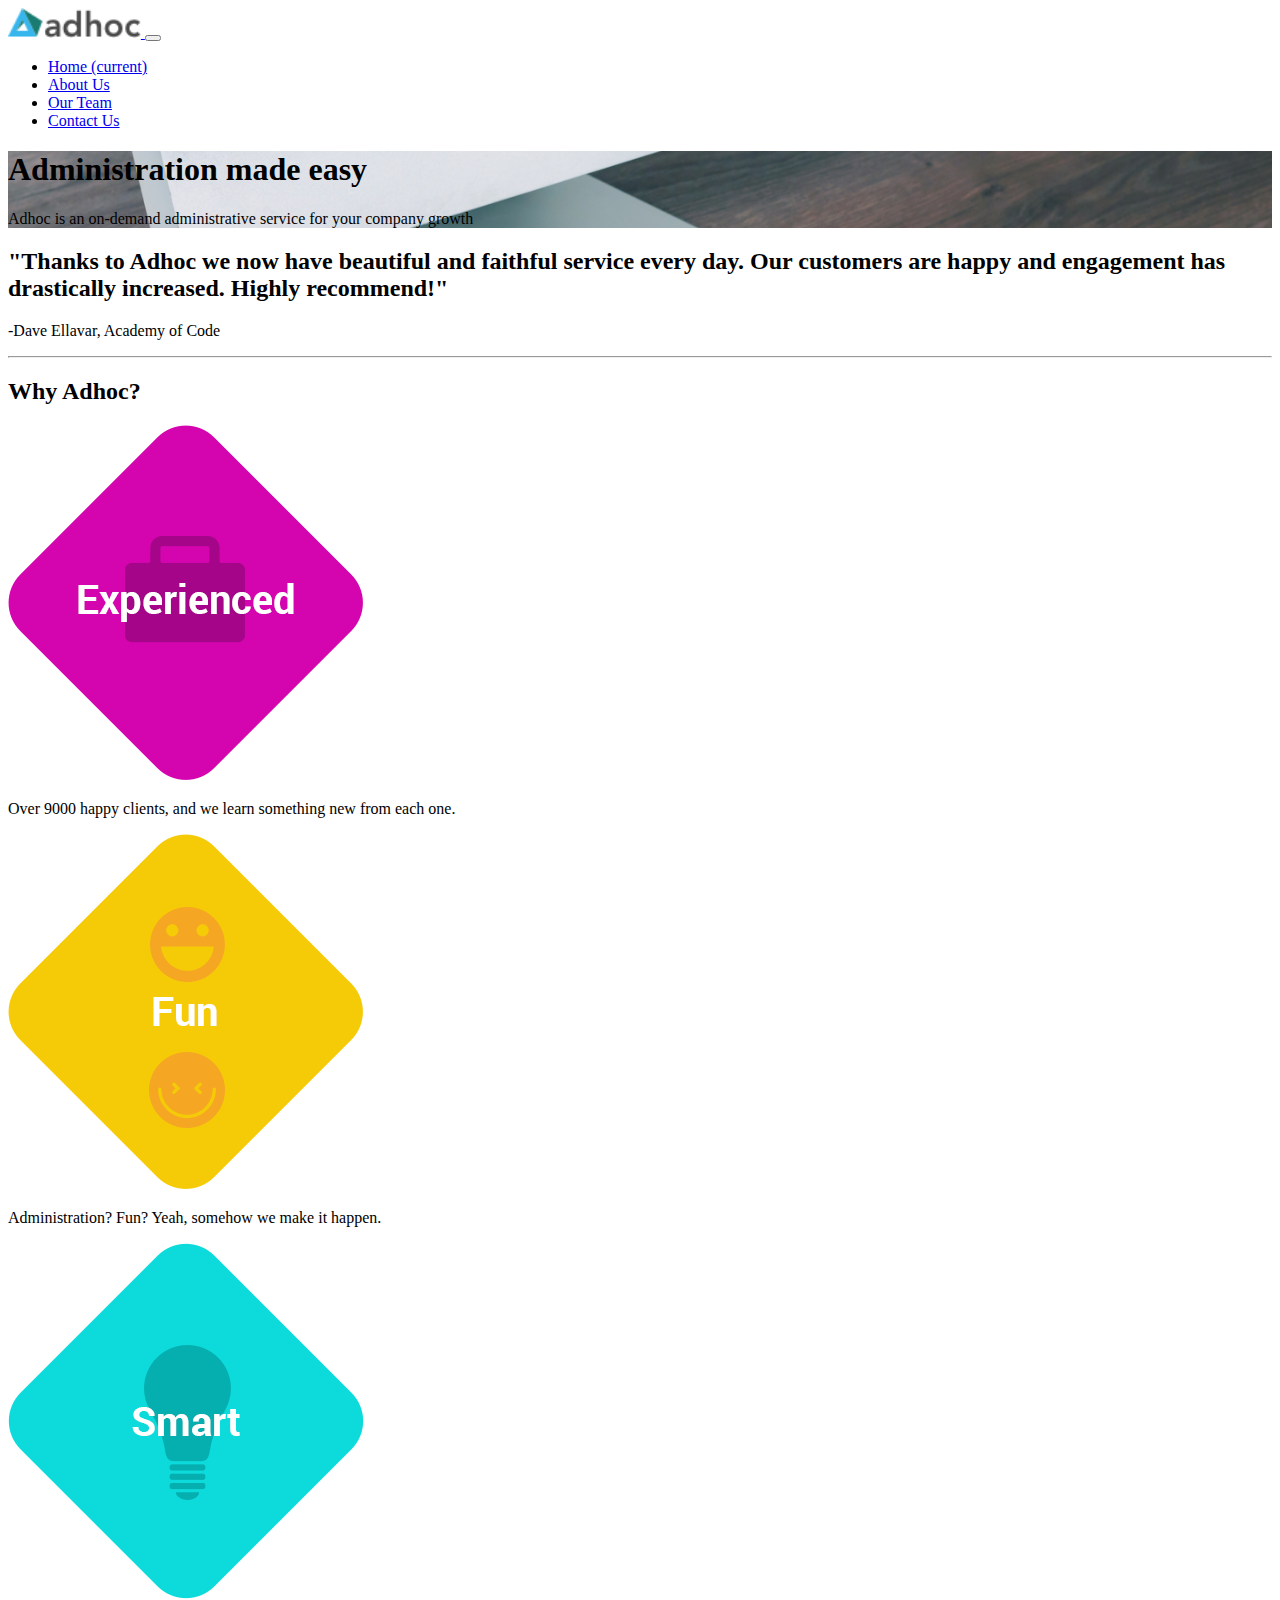
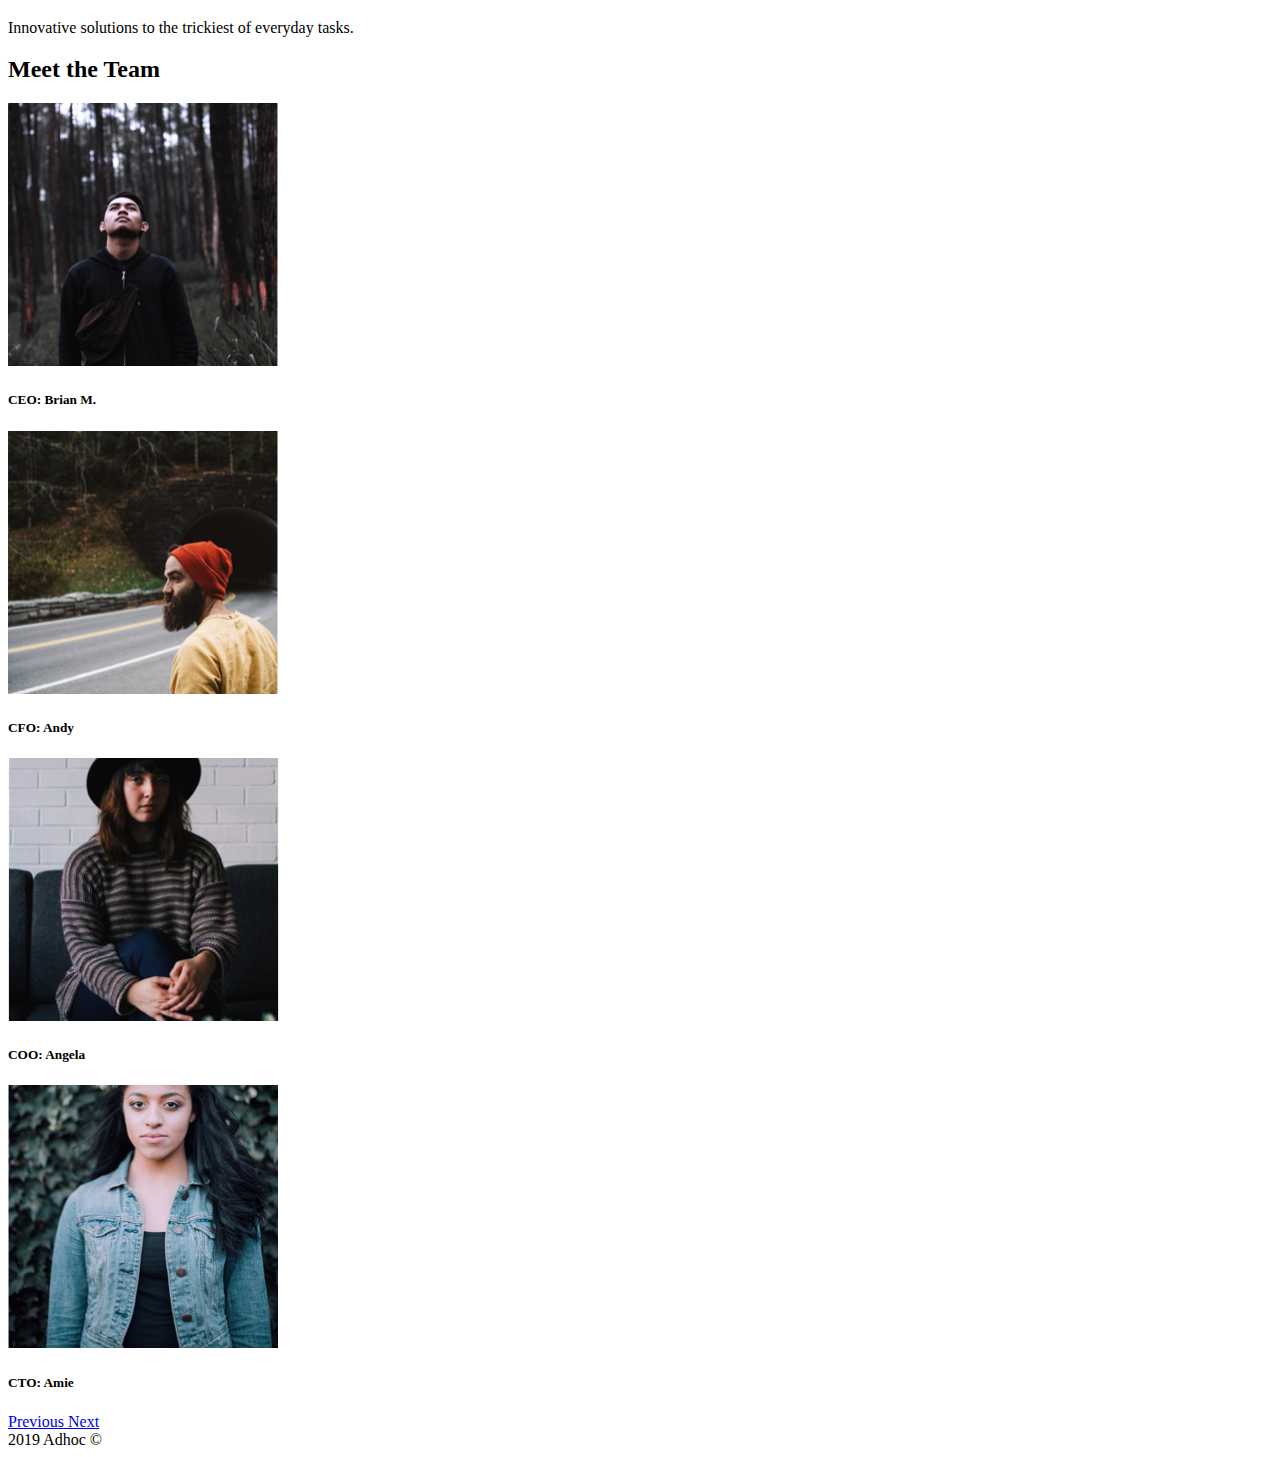
<file: adhoc/index.html>
<!DOCTYPE html>
<html lang="en">

<head>
  <meta charset="UTF-8">
  <meta name="viewport" content="width=device-width, initial-scale=1.0">
  <meta http-equiv="X-UA-Compatible" content="ie=edge">
  <link rel="stylesheet" href="https://stackpath.bootstrapcdn.com/bootstrap/4.2.1/css/bootstrap.min.css"
    integrity="sha384-GJzZqFGwb1QTTN6wy59ffF1BuGJpLSa9DkKMp0DgiMDm4iYMj70gZWKYbI706tWS" crossorigin="anonymous">
  <title>Adhoc</title>
</head>

<body>
  <!-- Navbar Component -->
  <nav class="navbar navbar-expand-lg navbar-light bg-light">
    <a class="navbar-brand" href="#">
      <img src="./images/logo.png" width="auto" height="30" class="d-inline-block align-top" alt="adhoc logo"/>
    </a>
    <button class="navbar-toggler" type="button" data-toggle="collapse" data-target="#navbarSupportedContent"
      aria-controls="navbarSupportedContent" aria-expanded="false" aria-label="Toggle navigation">
      <span class="navbar-toggler-icon"></span>
    </button>
    <div class="collapse navbar-collapse" id="navbarSupportedContent">
      <ul class="navbar-nav mr-auto">
        <li class="nav-item active">
          <a class="nav-link" href="#">Home <span class="sr-only">(current)</span></a>
        </li>
        <li class="nav-item">
          <a class="nav-link" href="#">About Us</a>
        </li>
        <li class="nav-item">
          <a class="nav-link" href="#">Our Team</a>
        </li>
        <li class="nav-item">
          <a class="nav-link" href="#">Contact Us</a>
        </li>
      </ul>
    </div>
  </nav>

  <!-- Jumbotron -->
  <div class="jumbotron jumbotron-fluid"
    style="background:url(./images/jumbotron.png) no-repeat; background-size: cover;">
    <div class="bg-secondary text-white text-center my-5">
      <h1 class="display-3">Administration made easy</h1>
      <p>Adhoc is an on-demand administrative service for your company growth</p>
    </div>
  </div>

  <!-- Container -->
  <div class="container">
    <!-- Quote Section -->
    <div class="row">
      <div class="col my-5">
        <h2 class="text-left font-italic font-weight-light">"Thanks to Adhoc we now have beautiful and faithful service every
          day. Our customers are happy and engagement has drastically increased. Highly recommend!"</h2>
        <p class="text-right font-italic font-weight-bold">-Dave Ellavar, <span class="font-weight-light">Academy of Code</span></p>
      </div>
    </div>
    <hr>

    <!-- Why Adhoc? Text -->
    <div class="row my-5">
      <div class="col">
        <h2 class="display-4 text-center">Why Adhoc?</h2>
      </div>
    </div>

    <!-- Image Reasons Section -->
    <div class="row justify-content-center my-3">
      <div class="col-md-4 col-xs-8">
        <!-- First card goes here -->
          <div class="card border-0">
            <img src="./images/experienced.png" alt="experienced">
            <p class="text-center card-body">Over 9000 happy clients, and we learn something new from each one.</p>
          </div>
        </div>

        <div class="col-md-4 col-xs-8">
          <!-- Second card goes here -->
          <div class="card border-0">
            <img src="./images/fun.png" alt="fun">
            <p class="text-center card-body">Administration? Fun? Yeah, somehow we make it happen.</p>
          </div>
        </div>

        <div class="col-md-4 col-xs-8">
          <!-- Third card goes here -->
          <div class="card border-0">
            <img src="./images/smart.png" alt="smart">
            <p class="text-center card-body">Innovative solutions to the trickiest of everyday tasks.</p>
          </div>
      </div>
    </div>

    <!-- Meet the Team Section -->
    <div class="row rounded-top">
      <div class="col bg-dark py-3">
        <h2 class="display-4 text-center text-white">Meet the Team</h2>
      </div>
    </div>

    <!-- Team Pictures Carousel -->
    <div class="row bg-dark rounded-bottom pb-5">
      <div class="col">
        <!-- Carousel Component -->
        <div id="teamCarousel" class="carousel slide w-50 m-auto" data-ride="carousel">
          <div class="carousel-inner">
            <div class="carousel-item active">
              <img src="./images/brian.png" class="d-block w-100" alt="CEO: Brian M.">
              <div class="carousel-caption d-md-block bg-dark py-0 rounded-pill text-center">
                <h5 class="font-weight-bold mb-0">CEO: <span class="font-weight-light">Brian M.</span></h5>
              </div>
            </div>
            <div class="carousel-item">
              <img src="./images/andy.png" class="d-block w-100" alt="CFO: Andy">
              <div class="carousel-caption d-md-block bg-dark py-0 rounded-pill text-center">
                <h5 class="font-weight-bold mb-0">CFO: <span class="font-weight-light">Andy</span></h5>
              </div>
            </div>
            <div class="carousel-item">
              <img src="./images/angela.png" class="d-block w-100" alt="COO: Angela">
              <div class="carousel-caption d-md-block bg-dark py-0 rounded-pill text-center">
                <h5 class="font-weight-bold mb-0">COO: <span class="font-weight-light">Angela</span></h5>
              </div>
            </div>
            <div class="carousel-item">
              <img src="./images/amie.png" class="d-block w-100" alt="CTO: Amie">
              <div class="carousel-caption d-md-block bg-dark py-0 rounded-pill text-center">
                <h5 class="font-weight-bold mb-0">CTO: <span class="font-weight-light">Amie</span></h5>
              </div>
            </div>
          </div>
          <a class="carousel-control-prev" href="#teamCarousel" role="button" data-slide="prev">
            <span class="carousel-control-prev-icon" aria-hidden="true"></span>
            <span class="sr-only">Previous</span>
          </a>
          <a class="carousel-control-next" href="#teamCarousel" role="button" data-slide="next">
            <span class="carousel-control-next-icon" aria-hidden="true"></span>
            <span class="sr-only">Next</span>
          </a>
        </div>
      </div>
    </div>
  </div>

  <!-- Footer -->
  <footer class="text-center mt-3">2019 Adhoc &copy;</footer>

  <!-- Bootstrap's JavaScript Files -->
  <script src="https://code.jquery.com/jquery-3.3.1.slim.min.js"
    integrity="sha384-q8i/X+965DzO0rT7abK41JStQIAqVgRVzpbzo5smXKp4YfRvH+8abtTE1Pi6jizo"
    crossorigin="anonymous"></script>
  <script src="https://cdnjs.cloudflare.com/ajax/libs/popper.js/1.14.6/umd/popper.min.js"
    integrity="sha384-wHAiFfRlMFy6i5SRaxvfOCifBUQy1xHdJ/yoi7FRNXMRBu5WHdZYu1hA6ZOblgut"
    crossorigin="anonymous"></script>
  <script src="https://stackpath.bootstrapcdn.com/bootstrap/4.2.1/js/bootstrap.min.js"
    integrity="sha384-B0UglyR+jN6CkvvICOB2joaf5I4l3gm9GU6Hc1og6Ls7i6U/mkkaduKaBhlAXv9k"
    crossorigin="anonymous"></script>
</body>

</html>
</file>
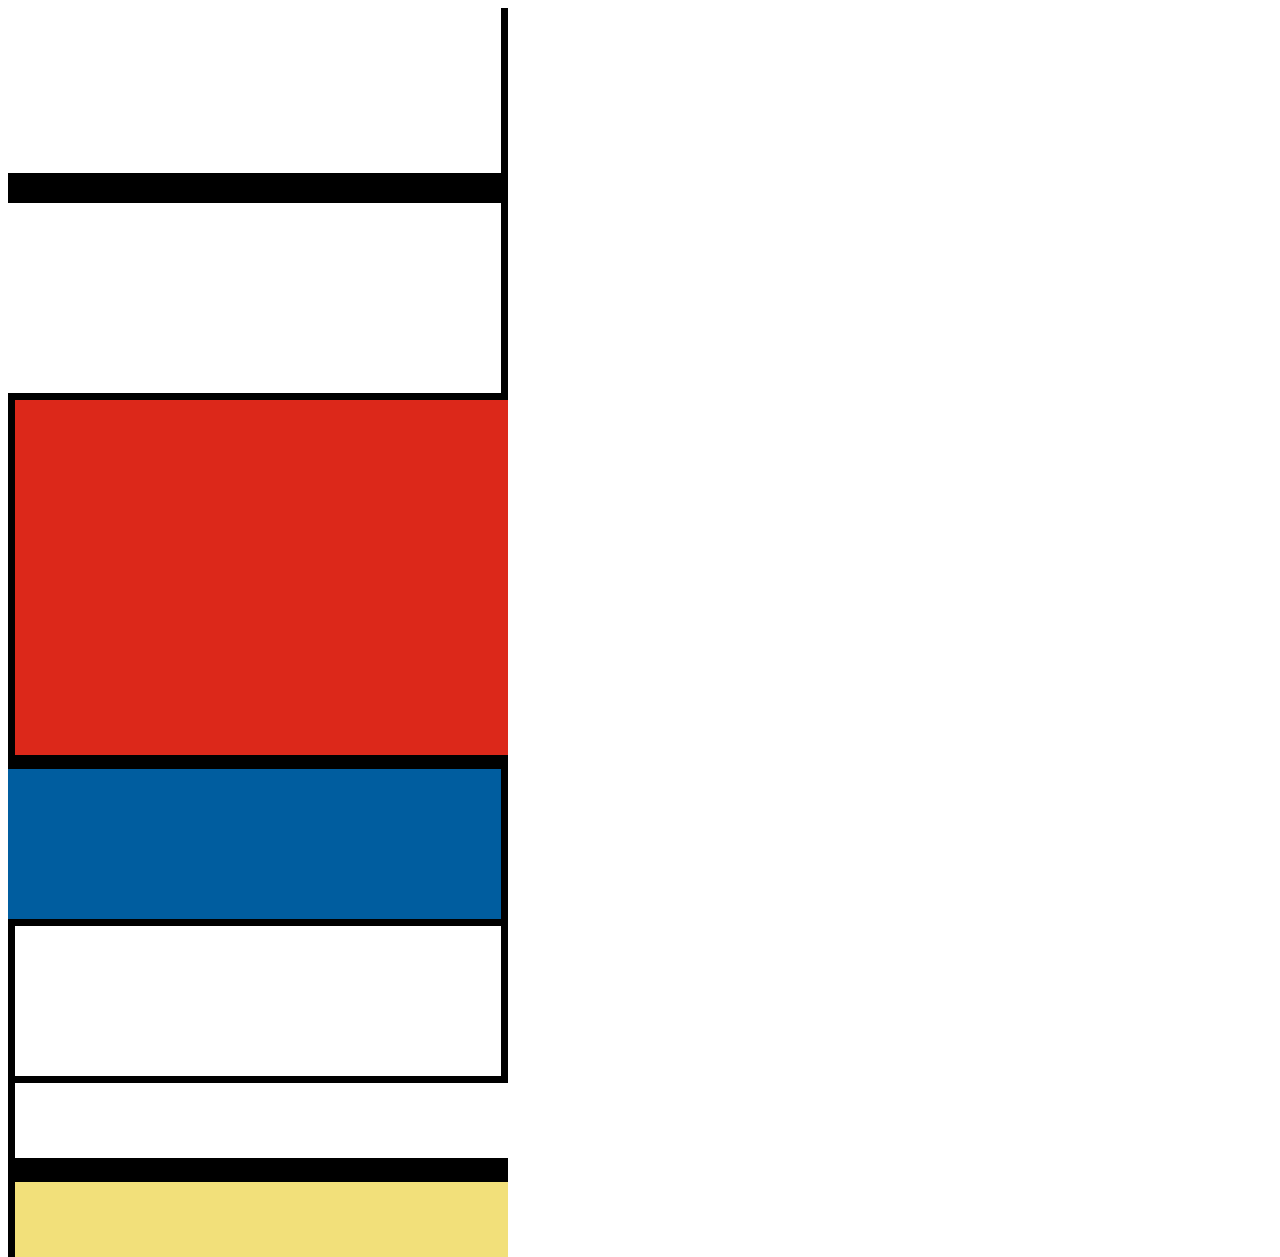
<file: bootstrap-composition/index.html>
<!doctype html>
<html lang="en">

<head>
  <meta charset="utf-8">
  <meta name="viewport" content="width=device-width, initial-scale=1, shrink-to-fit=no">
  <link rel="stylesheet" href="https://stackpath.bootstrapcdn.com/bootstrap/4.1.3/css/bootstrap.min.css"
    integrity="sha384-MCw98/SFnGE8fJT3GXwEOngsV7Zt27NXFoaoApmYm81iuXoPkFOJwJ8ERdknLPMO" crossorigin="anonymous">
  <link rel="stylesheet" href="style.css" type="text/css">
  <title>Composition II in Red, Blue, and Yellow</title>
</head>

<body>
  <div class="container">

    <div class="row">
      <div class="col-3 p-0">
        <div class="row-auto">
          <div id="a" class="col-12">
          </div>
        </div>
        <div class="row-auto">
          <div id="b" class="col-12">
          </div>
        </div>
      </div>
      <div class="col-9 p-0">
        <div id="c" class="col-12">
        </div>
      </div>
    </div>

    <div class="row">
      <div class="col-3 p-0">
        <div id="d" class="col-12">
        </div>
      </div>
      <div class="col-8 p-0">
        <div id="e" class="col-12">
        </div>
      </div>
      <div class="col-1">
        <div class="row">
          <div id="f" class="col">
          </div>
        </div>
        <div class="row">
          <div id="g" class="col">
          </div>
        </div>
      </div>
    </div>












  </div>


  <!-- Optional JavaScript -->
  <!-- jQuery first, then Popper.js, then Bootstrap JS -->
  <script src="https://code.jquery.com/jquery-3.3.1.slim.min.js"
    integrity="sha384-q8i/X+965DzO0rT7abK41JStQIAqVgRVzpbzo5smXKp4YfRvH+8abtTE1Pi6jizo"
    crossorigin="anonymous"></script>
  <script src="https://cdnjs.cloudflare.com/ajax/libs/popper.js/1.14.3/umd/popper.min.js"
    integrity="sha384-ZMP7rVo3mIykV+2+9J3UJ46jBk0WLaUAdn689aCwoqbBJiSnjAK/l8WvCWPIPm49"
    crossorigin="anonymous"></script>
  <script src="https://stackpath.bootstrapcdn.com/bootstrap/4.1.3/js/bootstrap.min.js"
    integrity="sha384-ChfqqxuZUCnJSK3+MXmPNIyE6ZbWh2IMqE241rYiqJxyMiZ6OW/JmZQ5stwEULTy"
    crossorigin="anonymous"></script>
</body>

</html>
</file>
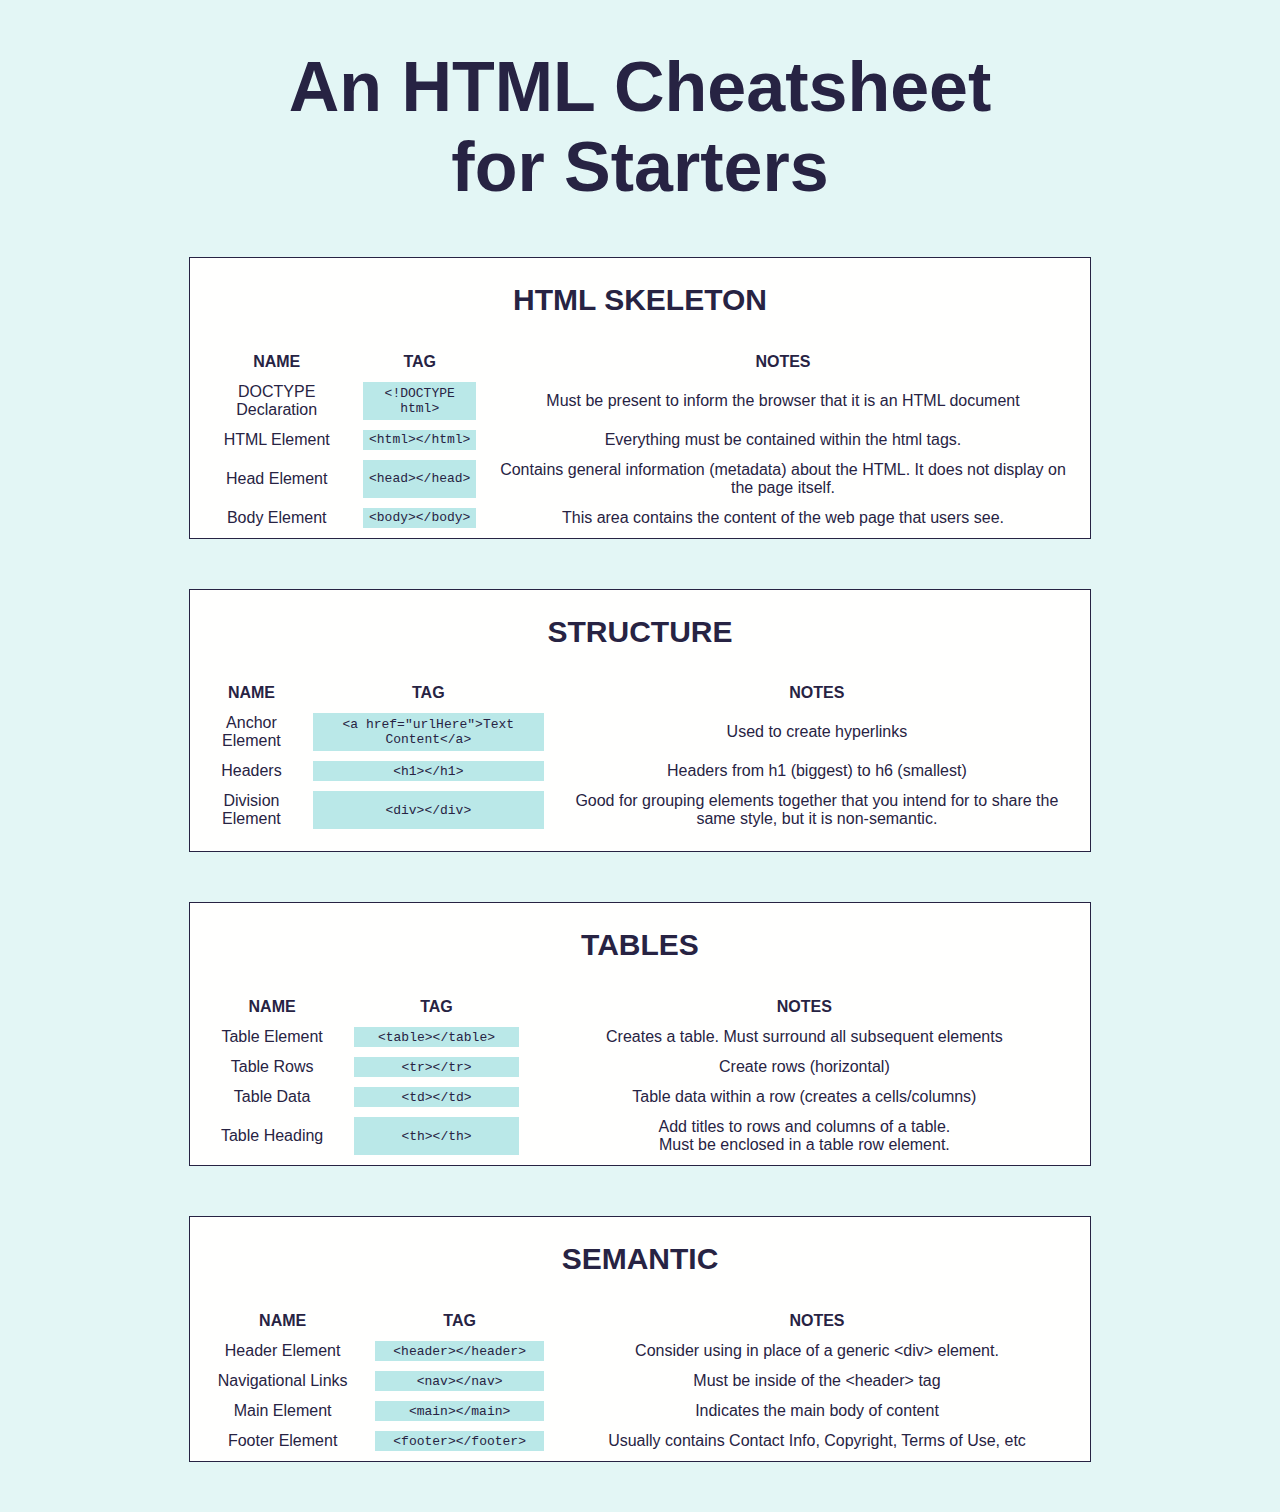
<file: cheatsheet/index.html>
<!DOCTYPE html>
<html lang="en">

<head>
  <meta charset="UTF-8">
  <meta http-equiv="X-UA-Compatible" content="IE=edge">
  <meta name="viewport" content="width=device-width, initial-scale=1.0">
  <title>HTML Cheatsheet</title>
  <link rel="stylesheet" href="styles.css">
</head>

<body>
  <header>
    <h1>An HTML Cheatsheet <br>for Starters</h1>
  </header>
  <div class="skeleton content">
    <h2>HTML Skeleton</h2>
    <table>
      <thead>
        <tr>
          <th>NAME</th>
          <th>TAG</th>
          <th>NOTES</th>
        </tr>
      </thead>
      <tbody>
        <tr>
          <td>DOCTYPE Declaration</td>
          <td class="code">&lt;!DOCTYPE html&gt;</td>
          <td>Must be present to inform the browser that it is an HTML document</td>
        </tr>
        <tr>
          <td>HTML Element</td>
          <td class='code'>&lt;html&gt;&lt;/html&gt;</td>
          <td>Everything must be contained within the html tags.</td>
        </tr>
        <tr>
          <td>Head Element</td>
          <td class='code'>&lt;head&gt;&lt;/head&gt;</td>
          <td>Contains general information (metadata) about the HTML. It does not display on the page itself.</td>
        </tr>
        <tr>
          <td>Body Element</td>
          <td class='code'>&lt;body&gt;&lt;/body&gt;</td>
          <td>This area contains the content of the web page that users see.</td>
        </tr>
      </tbody>
    </table>
  </div>
  <div class="structure content">
    <h2>Structure</h2>
    <table>
      <thead>
        <tr>
          <th>NAME</th>
          <th>TAG</th>
          <th>NOTES</th>
        </tr>
      </thead>
      <tbody>
        <tr>
          <td>Anchor Element</td>
          <td class="code">&lt;a href="urlHere"&gt;Text Content&lt;/a&gt;</td>
          <td>Used to create hyperlinks</td>
        </tr>
        <tr>
          <td>Headers</td>
          <td class='code'>&lt;h1&gt;&lt;/h1&gt;</td>
          <td>Headers from h1 (biggest) to h6 (smallest)</td>
        </tr>
        <tr>
          <td>Division Element</td>
          <td class='code'>&lt;div&gt;&lt;/div&gt;</td>
          <td>Good for grouping elements together that you intend for to share the same style, but it is non-semantic.
          </td>
        </tr>
        <tr>
          <td></td>
          <td></td>
          <td></td>
        </tr>



      </tbody>
    </table>
  </div>
  <div class="tables content">
    <h2>Tables</h2>
    <table>
      <thead>
        <tr>
          <th>NAME</th>
          <th>TAG</th>
          <th>NOTES</th>
        </tr>
      </thead>
      <tbody>
        <tr>
          <td>Table Element</td>
          <td class='code'>&lt;table&gt;&lt;/table&gt;</td>
          <td>Creates a table. Must surround all subsequent elements</td>
        </tr>
        <tr>
          <td>Table Rows</td>
          <td class='code'>&lt;tr&gt;&lt;/tr&gt;</td>
          <td>Create rows (horizontal)</td>
        </tr>
        <tr>
          <td>Table Data</td>
          <td class='code'>&lt;td&gt;&lt;/td&gt;</td>
          <td>Table data within a row (creates a cells/columns)</td>
        </tr>
        <tr>
          <td>Table Heading</td>
          <td class='code'>&lt;th&gt;&lt;/th&gt;</td>
          <td>Add titles to rows and columns of a table. <Br>Must be enclosed in a table row element.</td>
        </tr>
      </tbody>
    </table>
  </div>
  <div class="semantic content">
    <h2>Semantic</h2>
    <table>
      <thead>
        <tr>
          <th>NAME</th>
          <th>TAG</th>
          <th>NOTES</th>
        </tr>
      </thead>
      <tbody>
        <tr>
          <td>Header Element</td>
          <td class='code'>&lt;header&gt;&lt;/header&gt;</td>
          <td>Consider using in place of a generic &lt;div&gt; element.</td>
        </tr>
        <tr>
          <td>Navigational Links</td>
          <td class='code'>&lt;nav&gt;&lt;/nav&gt;</td>
          <td>Must be inside of the &lt;header&gt; tag</td>
        </tr>
        <tr>
          <td>Main Element</td>
          <td class='code'>&lt;main&gt;&lt;/main&gt;</td>
          <td>Indicates the main body of content</td>
        </tr>
        <tr>
          <td>Footer Element</td>
          <td class='code'>&lt;footer&gt;&lt;/footer&gt;</td>
          <td>Usually contains Contact Info, Copyright, Terms of Use, etc</td>
        </tr>
      </tbody>
    </table>
  </div>
</body>

</html>
</file>
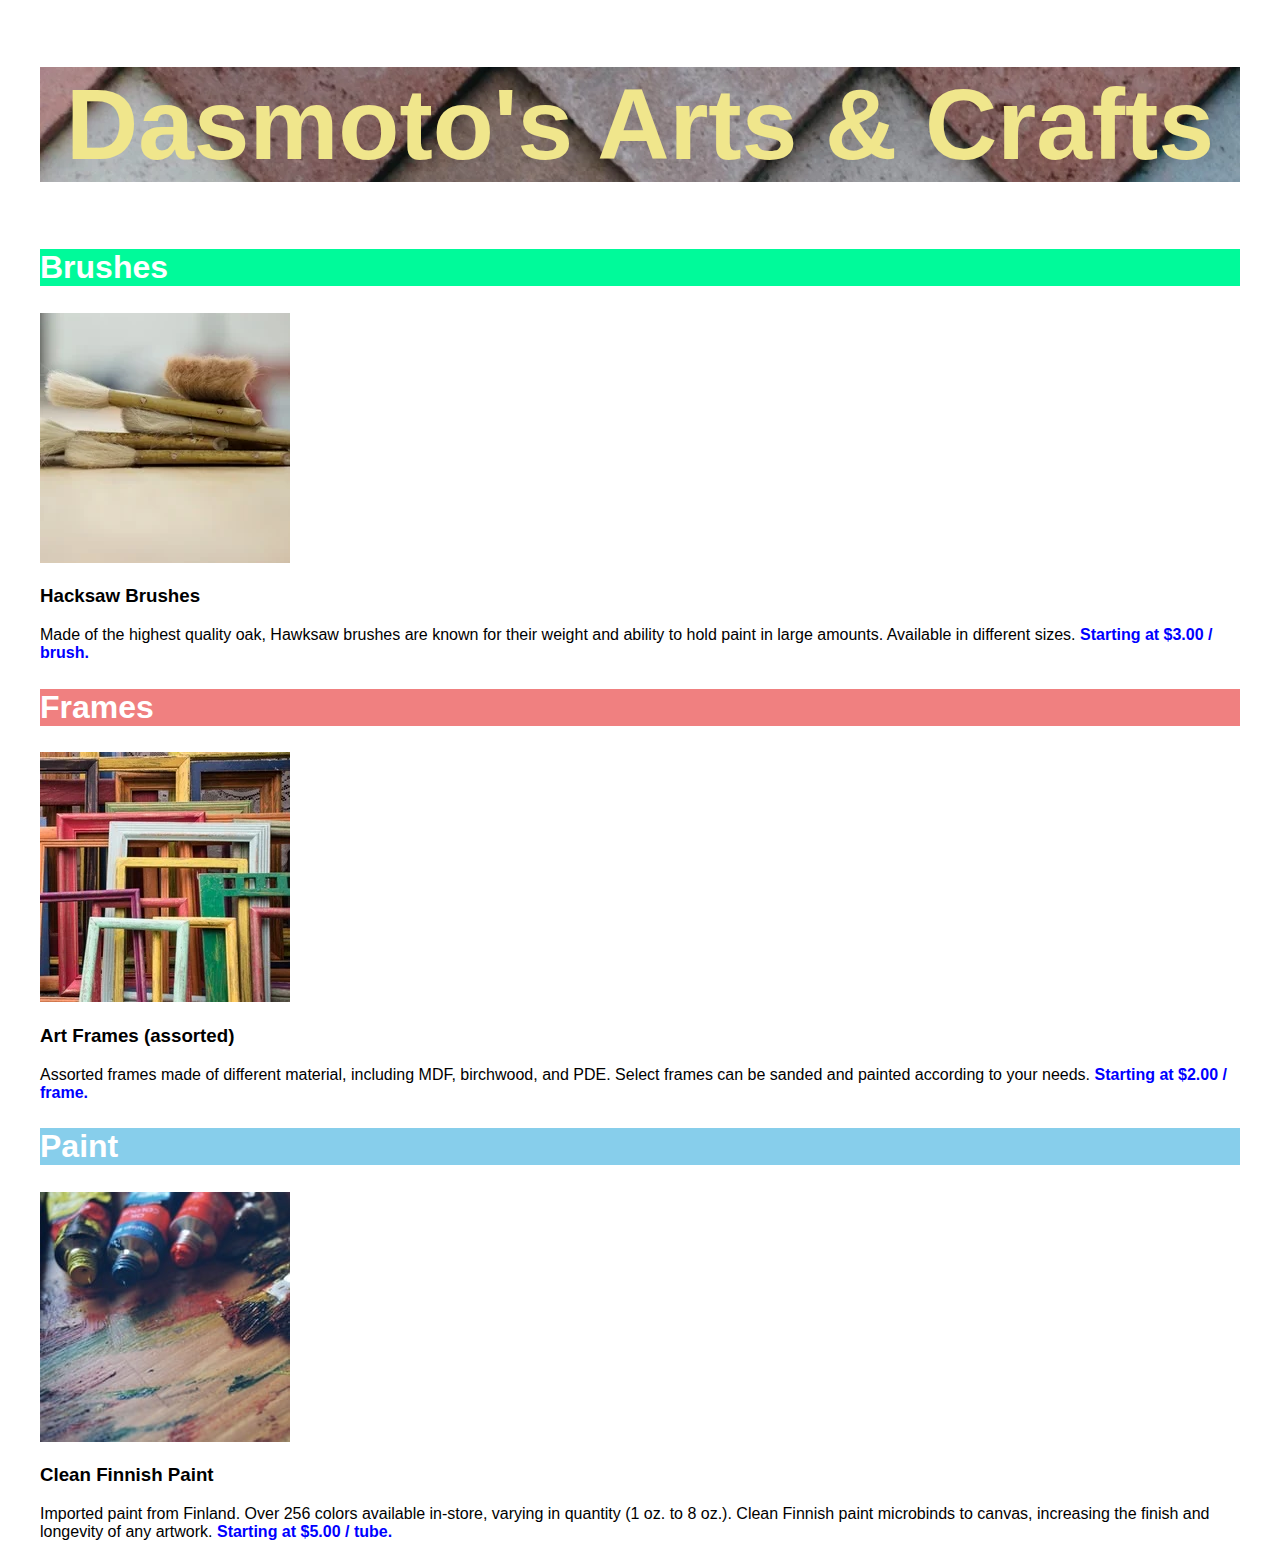
<file: dasmoto/index.html>
<!DOCTYPE html>
<html lang="en">
<head>
  <meta charset="UTF-8">
  <meta name="viewport" content="width=device-width, initial-scale=1.0">
  <title>Dasmoto's Arts & Crafts</title>
  <link rel="stylesheet" href="styles.css">
</head>
<body class="container">
  <div class="title";>
    <h1>Dasmoto's Arts & Crafts</h1>
  </div>
  <div>
    <h2 class="brushes">Brushes</h2>
    <img src="hacksaw.webp" alt="Hacksaw Brushes">
    <h3>Hacksaw Brushes</h3>
    <p>Made of the highest quality oak, Hawksaw brushes are known for their weight and ability to hold
      paint in large amounts. Available in different sizes. <span>Starting at $3.00 / brush.</span></p>
  </div>
  <div>
    <h2 class="frames">Frames</h2>
    <img src="frames.webp" alt="Art Frames">
    <h3>Art Frames (assorted)</h3>
    <p>Assorted frames made of different material, including MDF, birchwood, and PDE. Select frames
      can be sanded and painted according to your needs. <span>Starting at $2.00 / frame.</span></p>
  </div>
  <div>
    <h2 class="paint">Paint</h2>
    <img src="finnish.jpeg" alt="Finnish paint">
    <h3>Clean Finnish Paint</h3>
    <p>Imported paint from Finland. Over 256 colors available in-store, varying in quantity
      (1 oz. to 8 oz.). Clean Finnish paint microbinds to canvas, increasing the finish and longevity
    of any artwork. <span>Starting at $5.00 / tube.</span> </p>
  </div>
</body>
</html>
</file>
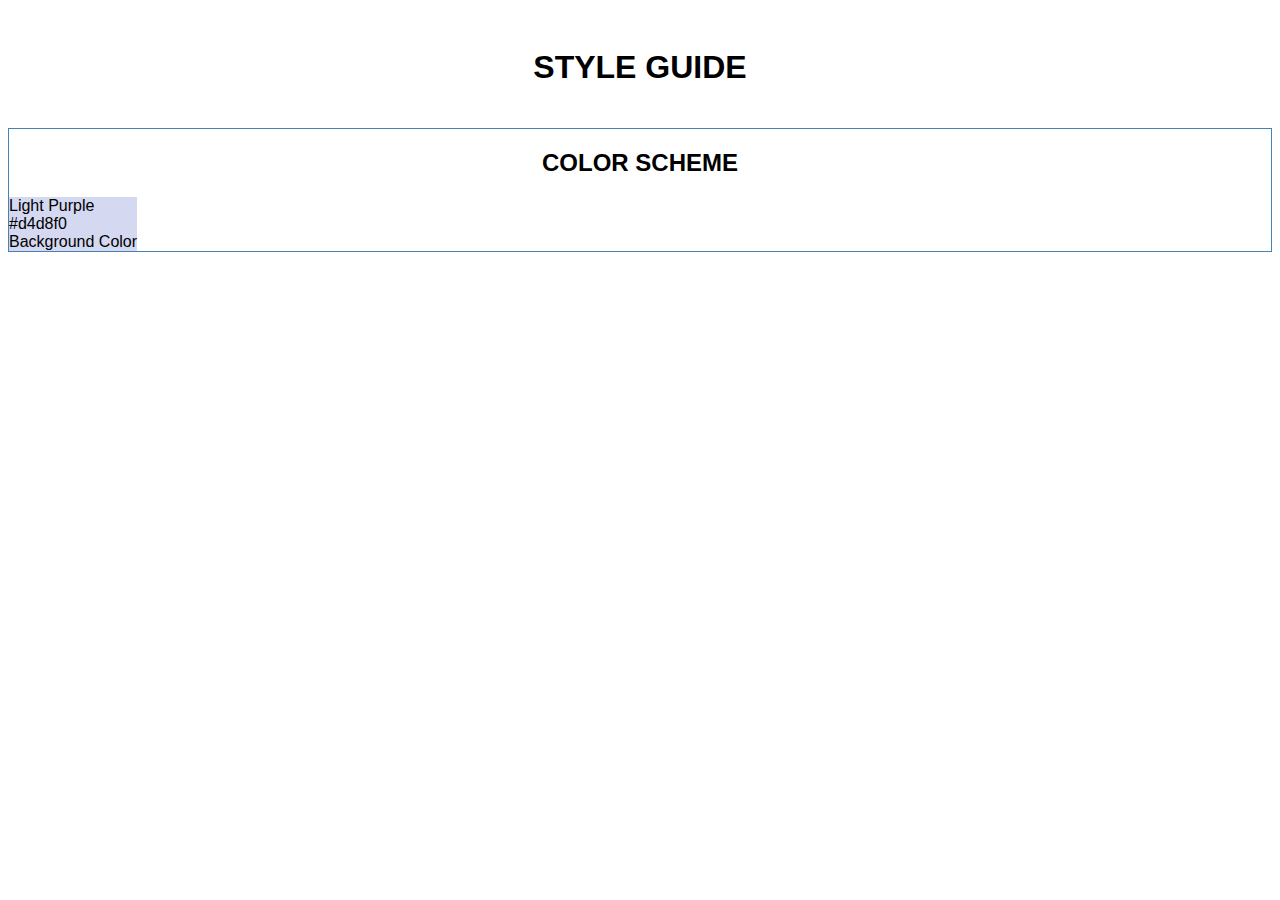
<file: design-system/index.html>
<!DOCTYPE html>
<html lang="en">
<head>
  <meta charset="UTF-8">
  <meta http-equiv="X-UA-Compatible" content="IE=edge">
  <meta name="viewport" content="width=device-width, initial-scale=1.0">
  <title>Style Guide</title>
  <link rel="stylesheet" href="styles.css">
</head>
<header>
  <h1>Style Guide</h1>
</header>
<body>
  <section>
    <h2>Color Scheme</h2>
    <div class="color purple">
      Light Purple<br>
      #d4d8f0<br>
      Background Color
    </div>

  </section>
</body>
</html>
</file>
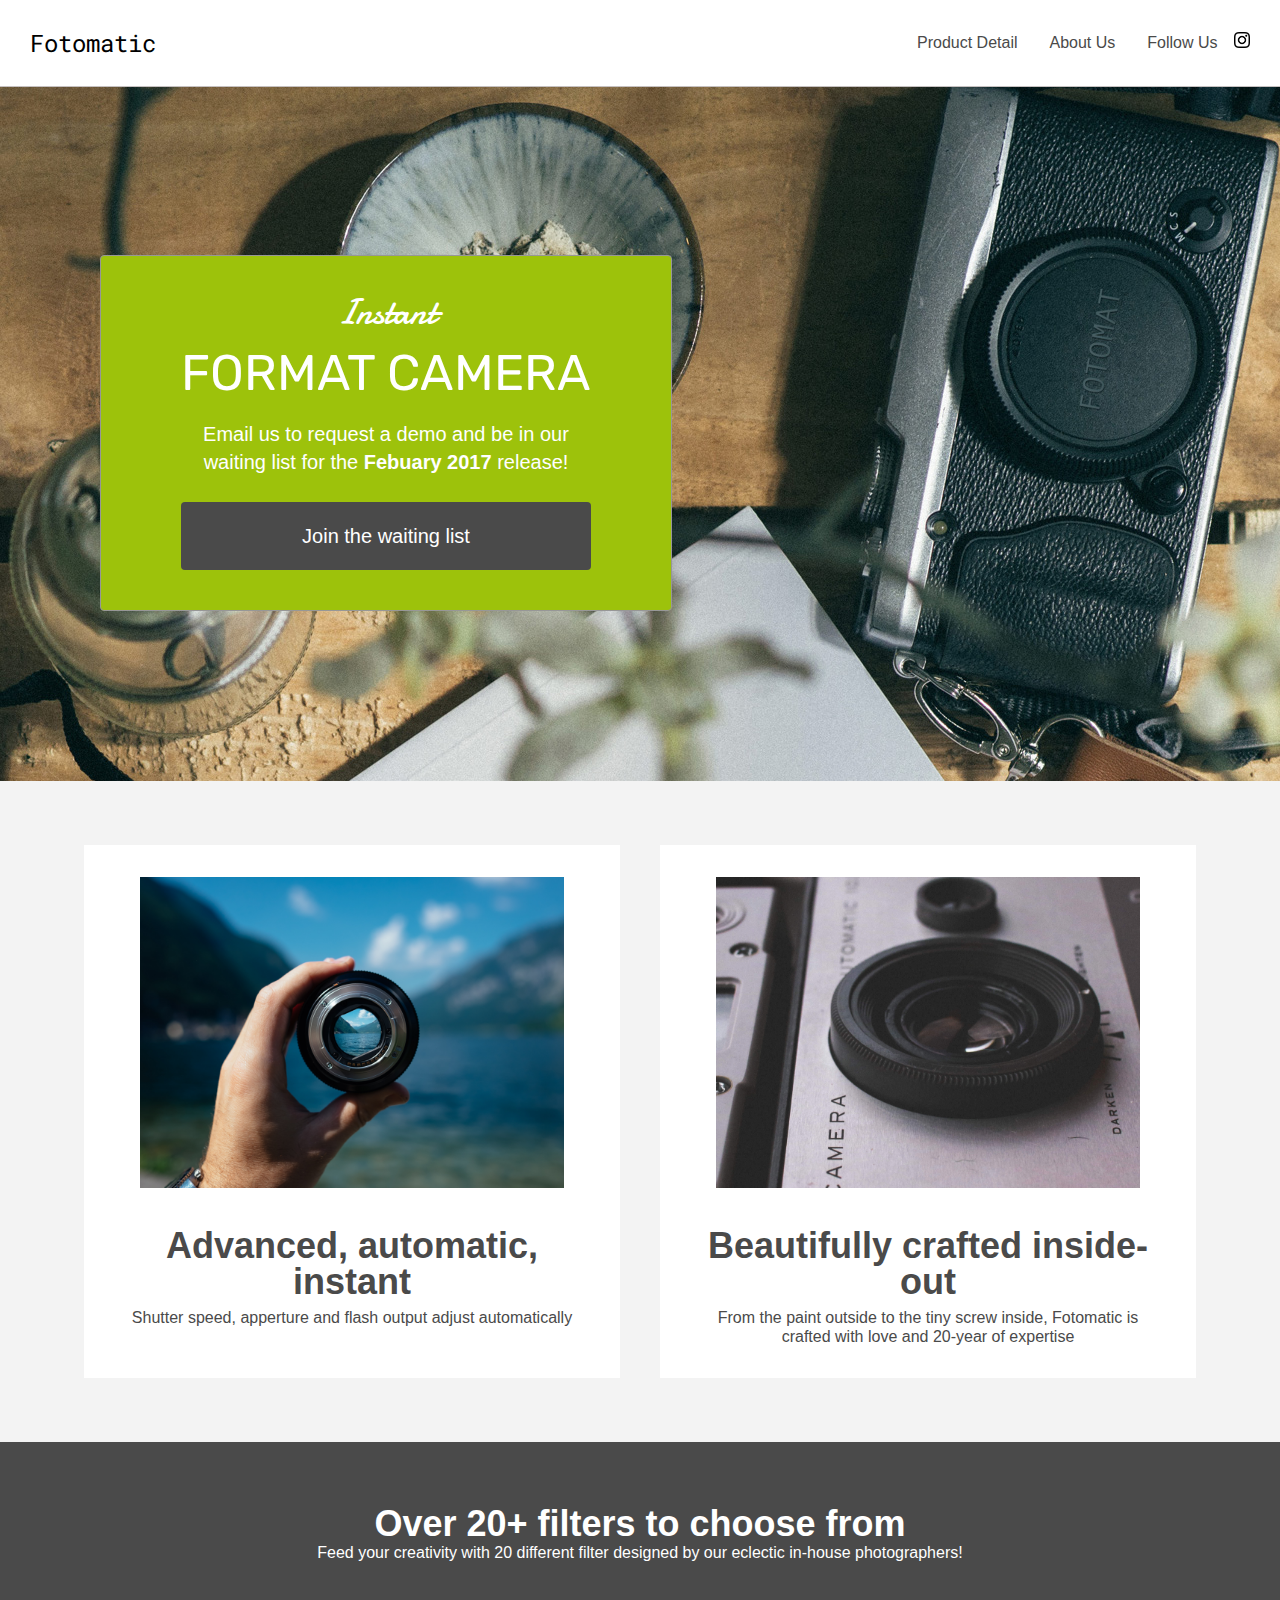
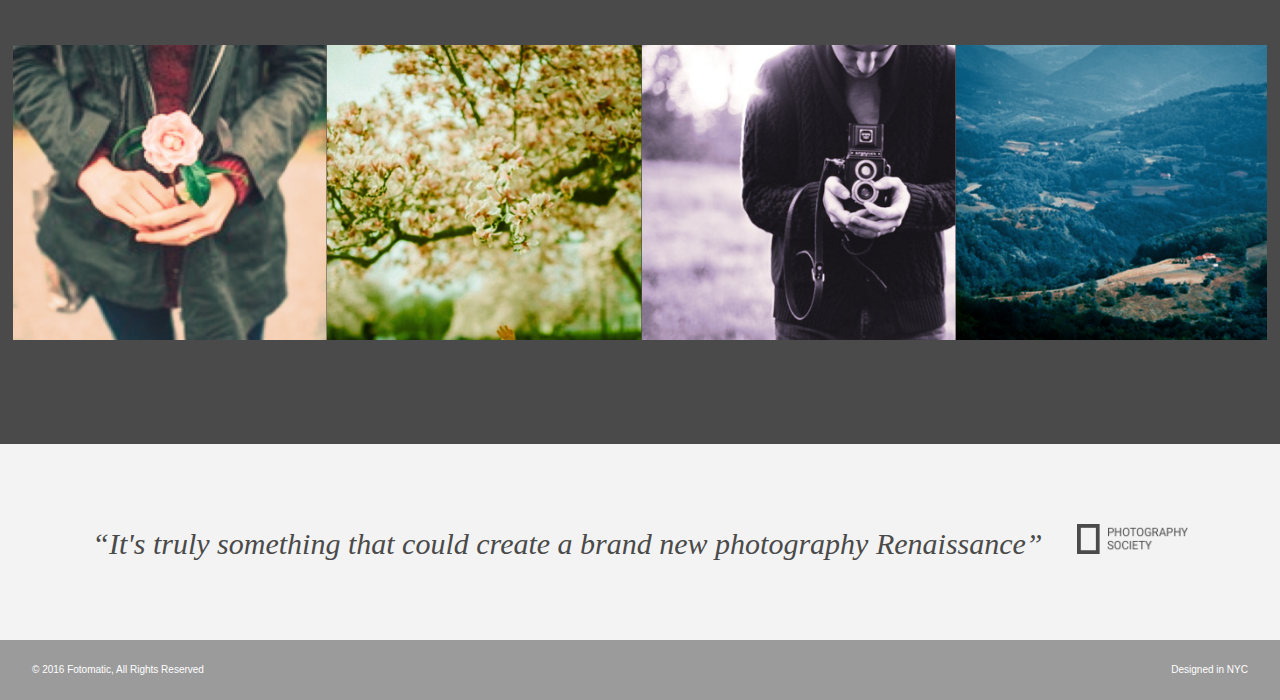
<file: fotomatic/index.html>
<!DOCTYPE html>
<html>
<head>
  <link href="https://fonts.googleapis.com/css?family=Damion" rel="stylesheet">
  <link href="https://fonts.googleapis.com/css?family=Rubik" rel="stylesheet">
  <link href="https://fonts.googleapis.com/css2?family=Roboto+Mono&display=swap" rel="stylesheet">
  <link rel="stylesheet" href="./resources/css/reset.css">
  <link rel="stylesheet" href="./resources/css/style.css">
  <title>Fotomatic</title>
  <meta charset="UTF-8">
</head>
<body>
  <!-- Header -->
  <header>
    <div class="content">
      <a href="index.html" class="desktop logo">Fotomatic</a>
      <nav class="desktop">
        <ul>
          <li><a href="#">Product Detail</a></li>
          <li><a href="#">About Us</a></li>
          <li><a href="https://www.instagram.com/">Follow Us <img class="icon" src="./resources/images/instagram.png"></a></li>
          <li><a href="#" class="button">Join us</a></li>
        </ul>
      </nav>
      <nav class="mobile">
        <ul>
          <li><a href="#"><img src="./resources/images/ic-logo.svg"></a></li>
          <li><a href="#"><img src="./resources/images/ic-product-detail.svg"></a></li>
          <li><a href="#"><img src="./resources/images/ic-about-us.svg"></a></li>
          <li><a href="#" class="button">Join us</a></li>
        </ul>
      </nav>
    </div>
  </header>

  <!-- Main Content -->
  <div class="main-content">

    <!-- Sign Up Section -->
    <div id="sign-up-section" class="banner">
      <div id="sign-up-cta">
        <div class="content center">
          <div class="header">
            <h2 class="cursive">Instant</h2>
            <h1 class="striking">FORMAT CAMERA</h1>
          </div>
          <div class="email">
            <span>
              Email us to request a demo and be in our waiting list for the <strong>Febuary 2017</strong> release!
            </span>
            <div class="button">Join the waiting list</div>
          </div>
        </div>
      </div>
    </div>

    <!-- Features Section -->
    <div id="features-section">
      <div class="feature">
        <div class="center">
          <div class="image-container">
            <img src="./resources/images/feature-1.png" />
          </div>
          <div class="content">
            <h2>Advanced, automatic, instant</h2>
            <h3>Shutter speed, apperture and flash output adjust automatically</h3>
          </div>
        </div>
      </div>
      <div class="feature">
        <div class="center">
          <div class="image-container">
            <img src="./resources/images/feature-2.png" />
          </div>
          <div class="content">
            <h2>Beautifully crafted inside-out</h2>
            <h3>From the paint outside to the tiny screw inside, Fotomatic is crafted with love and 20-year of expertise</h3>
          </div>
        </div>
      </div>
    </div>

    <!-- Filters Section -->
    <div id="filters-section">
      <div class="content center">
        <h2>Over 20+ filters to choose from</h2>
        <h3>Feed your creativity with 20 different filter designed by our eclectic in-house photographers!</h3>
      </div>
      <div class="images-container">
        <div class="image-container">
          <img src="./resources/images/filter-1.png" />
        </div>
        <div class="image-container">
          <img src="./resources/images/filter-2.png" />
        </div>
        <div class="image-container">
          <img src="./resources/images/filter-3.png" />
        </div>
        <div class="image-container extra">
          <img src="./resources/images/filter-4.png" />
        </div>
      </div>
    </div>

    <!-- Quotes Section -->
    <div id="quotes-section">
      <div class="content center">
        <span class="quote">“It's truly something that could create a brand new photography Renaissance”</span>
        <img class="quote-citation" src="./resources/images/photography-logo.png" />
      </div>
    </div>

    <!-- Footer -->
    <footer>
      <div class="content">
        <span class="copyright">© 2016  Fotomatic, All Rights Reserved</span>
        <span class="location">Designed in NYC</span>
      </div>
    </footer>

  </div>
</body>
</html>
</file>
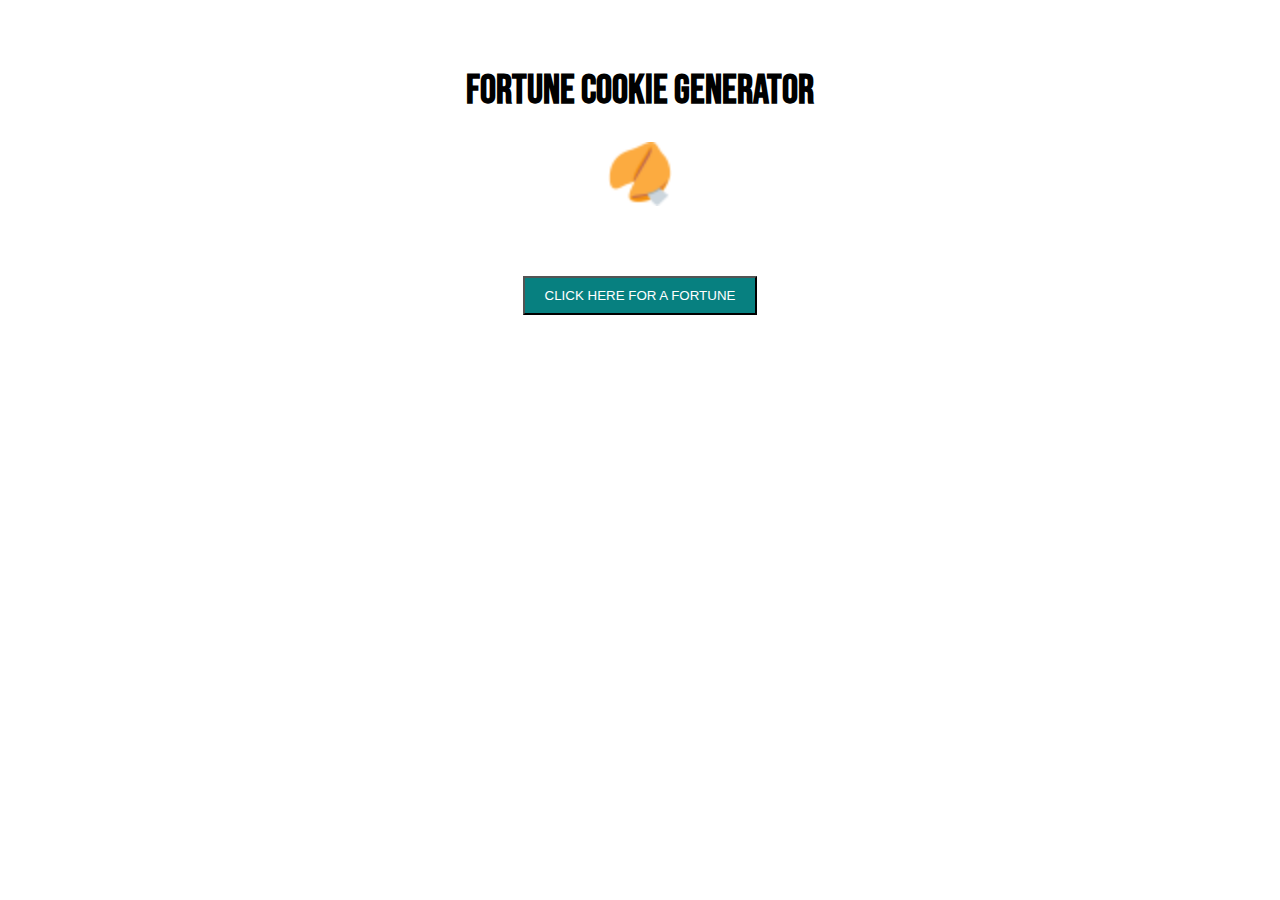
<file: mixed-messages/index.html>
<!DOCTYPE html>
<html lang="en">
<head>
  <meta charset="UTF-8">
  <meta http-equiv="X-UA-Compatible" content="IE=edge">
  <meta name="viewport" content="width=device-width, initial-scale=1.0">
  <title>Fortune Cookie Generator</title>
  <link rel="stylesheet" href="styles.css">
  <link rel="icon" type="image/png" sizes="32x32" href="/favicon-32x32.png">
  <link rel="preconnect" href="https://fonts.googleapis.com">
  <link rel="preconnect" href="https://fonts.gstatic.com" crossorigin>
  <link
    href="https://fonts.googleapis.com/css2?family=Bebas+Neue&family=Montserrat:wght@100;400&family=Roboto+Mono&display=swap"
    rel="stylesheet">
</head>
<body>
  <section class="container">
    <div class="title">
      <h1>Fortune Cookie Generator</h1>
      <img src="./images/favicon-32x32.png">
    </div>
    <div id="quote"></div>
    <div id="author"></div>
    <div class="button">
    </div>
     <div>
 <button onclick="newMessage()">Click here for a fortune</button>

  </div>
  </section>


  <script src="main.js"></script>
</body>
</html>
</file>
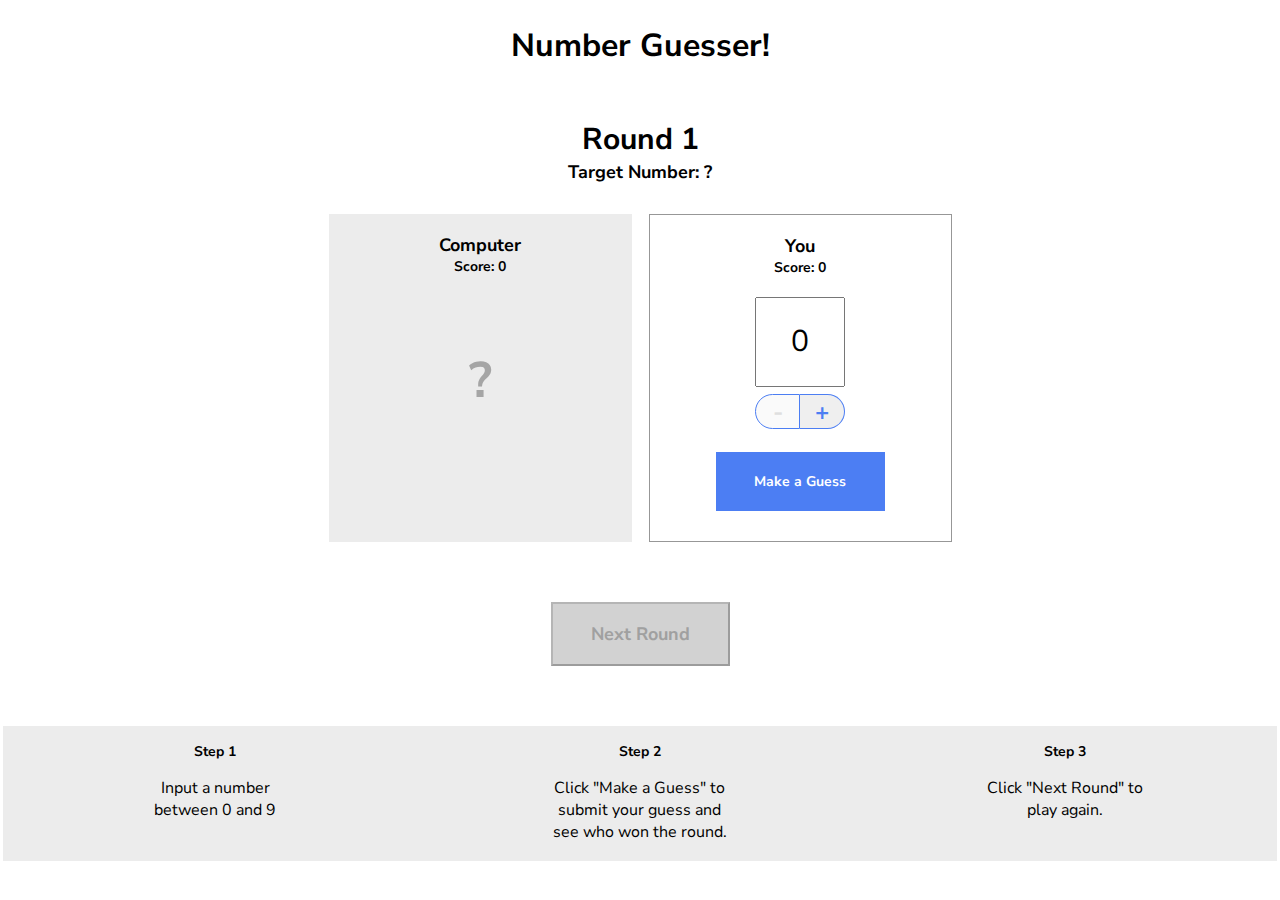
<file: numberGuesser/index.html>
<!doctype html>

<html>

<head>
  <title>Number Guesser</title>
  <link href="https://fonts.googleapis.com/css?family=Nunito+Sans:400,700" rel="stylesheet">
  <link rel="stylesheet" href="./style.css">
</head>

<body>
  <div class="game-container">
    <header>
      <h1>Number Guesser!</h1>
    </header>

    <div class="rounds">
      <p class="round-label">Round <span id="round-number">1</span></p>
      <p class="guess-label">Target Number: <span id="target-number">?</span></p>
    </div>

    <div class="guessing-area">
      <div class="guess computer-guess">
        <div class="guess-title">
          <p class="guess-label">Computer</p>
          <p class="score-label">Score: <span id="computer-score">0</span></p>
        </div>
        <p id="computer-guess">?</p>
        <p class="winning-text" id="computer-wins"></p>
      </div>
      <div class="guess human-guess">
        <div class="guess-title">
          <p class="guess-label">You</p>
          <p class="score-label">Score: <span id="human-score">0</span></p>
        </div>
        <input type="number" id="human-guess" min=0 max=9 value=0>
        <div class="number-controls">
          <button class="number-control left" id="subtract" disabled>-</button>
          <button class="number-control right" id="add">+</button>
        </div>
        <button class="button" id="guess">Make a Guess</button>
      </div>
    </div>

    <div class="next-round-container">
      <button class="button" id="next-round" disabled>Next Round</button>
    </div>

  </div>

  <div class="instructions">
    <div class="instruction">
      <h3>Step 1</h3>
      <p>Input a number between 0 and 9</p>
    </div>
    <div class="instruction">
      <h3>Step 2</h3>
      <p>Click "Make a Guess" to submit your guess and see who won the round.</p>
    </div>
    <div class="instruction">
      <h3>Step 3</h3>
      <p>Click "Next Round" to play again.</p>
    </div>
  </div>

  <script src="./script.js"></script>
  <script src="./game.js"></script>
</body>

</html>
</file>
<file: bootstrap-composition/style.css>
.container {
  width: 500px;
  height: 505px;
}

#a {
  border: solid black;
  border-width: 0 7.5px 15px 0px;
  min-height: 165px;
  background: rgb(255, 255, 255);
}

#b {
  border: solid black;
  border-width: 15px 7.5px 7.5px 0;
  min-height: 190px;
  background: rgb(255, 255, 255);
}

#c {
  border: solid black;
  border-width: 0 0 7.5px 7.5px;
  min-height: 355px;
  background: rgb(220, 40, 26);
}

#d {
  border: solid black;
  border-width: 7.5px 7.5px 0 0;
  min-height: 150px;
  background: rgb(0, 93, 159);
}

#e {
  border: solid black;
  border-width: 7.5px 7.5px 0 7.5px;
  min-height: 150px;
  background: rgb(255, 255, 255);
}

#f {
  border: solid black;
  border-width: 7.5px 0 12.5px 7.5px;
  min-height: 75px;
  background: rgb(255, 255, 255);
}

#g {
  border: solid black;
  border-width: 12.5px 0 0 7.5px;
  min-height: 75px;
  background-color: rgb(242, 224, 122);
}
</file>
<file: cheatsheet/styles.css>
header {
  text-align: center;
}

body {
  background-color: #e3f6f5;
  color: #272343;
  font-family: Arial, Helvetica, sans-serif;

}
h1 {
  color: #272343;
  font-size: 70px;
  text-align: center;
}

h2 {
  color: #272343;
  font-size: 30px;
  text-align: center;
  text-transform: uppercase ;
}

div {
  border: 1px solid;
  background-color: #fffffe;
  margin: 50px auto;
  max-width: 900px;
  text-align: center;
}

table {
  table-layout: auto;
  width: 100%;
  /* max-width: 900px; */
  margin: auto;
  text-align: center;
  border-collapse: separate;
  border-spacing: 10px;
  /* border: 1px solid; */
}

.code {
  font-family: monospace;
  background-color: #bae8e8;
  color: #272343;
}
</file>
<file: dasmoto/styles.css>
body{
  /* margin: 100px 200px 200px 200px;
  padding-left: 10px;
  padding-right: 10px; */
  font-family: Helvetica;
}

h1 {
  font-family: Helvetica, sans-serif;
  font-size: 100px;
  font-weight: bold;
  color: khaki;
  text-align: center;
}

h2 {
  font-family: Helvetica;
  font-size: 32px;
  font-weight: bold;
  color: white;
}

span {
  font-weight: bold;
  color: blue;
}

.container{
  width: 100%;
  max-width: 1200px;
  margin: auto;
}

.title {
  background-image: url(pattern.webp);
}

.brushes {
  background-color: mediumspringgreen;
}

.frames {
  background-color: lightcoral;
}

.paint {
  background-color: skyblue;
}

.whitebg {
  background-color: white;
}
</file>
<file: design-system/styles.css>
header {
  padding: 20px;
  text-align: center;
  text-transform: uppercase;
}

h2 {
  text-align: center;
  text-transform: uppercase;
}

body {
  font-family:Arial, Helvetica, sans-serif;
}

section {
  border: 1px solid steelblue;
}

.color {
  display: inline-block;

}

.purple {
  background-color: #d4d8f0;
}
</file>
<file: fotomatic/resources/css/style.css>
/* Universal Styles */

html {
  font-family: "Roboto", sans-serif;
  font-size: 16px;
}

.main-content {
  position: relative;
  top: 5.3125rem; /* To offset for fixed header. */
}

.center {
  text-align: center;
}

.button {
  border-radius: 4px;
  background-color: #4a4a4a;
  color: white;
}

.image-container {
  overflow: hidden;
}

.image-container img {
  display: block;
}

@media only screen and (max-width: 895px) {
  .main-content {
    top: 2.5625rem;
  }
}

/* Header */

header {
  position: fixed;
  width: 100%;
  z-index: 1;
  border-bottom: solid 1px #c6c1c1;
  background-color: white;
}

header .content {
  display: flex;
  align-items: center;
  padding: 1.875rem;
}

header .logo {
  flex: 1;
  font-family: "Roboto Mono";
  font-size: 1.5rem;
}

header nav ul {
  display: flex;
}

nav li {
  padding-left: 2rem;
}

nav a {
  vertical-align: bottom;
  line-height: 1.6;
  font-size: 1rem;
  color: #4a4a4a;
}

nav .button {
  padding: .1875rem .5rem;
  background-color: #9dc20b;
  line-height: 1.6;
  color: white;
}

nav li:last-child {
  display: none;
}

header .icon {
  width: 1rem;
  padding-left: .75rem;
}

header .mobile {
  display: none;
}

@media only screen and (max-width: 895px) {
  nav li:last-child {
    display: block;
  }
}

@media only screen and (max-width: 650px) {
  header .desktop {
    display: none;
  }

  header .mobile {
    display: block;
    width: 100%;
  }

  header .content {
    padding: .5rem 0;
  }

  header .mobile ul {
    display: flex;
    justify-content: space-around;
    align-items: center;
    width: 100%;
  }

  header .mobile li {
    padding: 0;
  }
}

/* Sign Up Section */

#sign-up-section {
  display: flex;
  justify-content: flex-start;
  align-items: flex-start;
  height: 43.5rem;
  background-image: url(../images/banner-landingpage.jpg);
  background-position: center;
  background-size: cover;
  background-repeat: no-repeat;
}

#sign-up-cta {
  padding: 0 5rem 2.5rem 5rem;
  margin: 170px 100px;
  border: solid 1px #979797;
  border-radius: 4px;
  background-color: #9dc20b;
}

#sign-up-cta .content {
  width: 25.625rem;
  margin-top: 2rem;
  font-family: "Roboto", sans-serif;
  font-size: 1.25rem;
  line-height: 1.4;
  color: white;
}

#sign-up-cta h1 {
  font-size: 3.125rem;
}

#sign-up-cta h2 {
  font-size: 2.25rem;
}

#sign-up-cta span strong {
  font-weight: bold;
}

#sign-up-cta .cursive {
  font-family: "Damion", cursive;
}

#sign-up-cta .striking {
  font-family: "Rubik", sans-serif;
  padding-bottom: .75rem;
}

#sign-up-cta .button {
  margin-top: 1.625rem;
  padding: 1.25rem 7.25rem;
}

@media only screen and (max-width: 895px) {
  #sign-up-section {
    align-items: center;
    justify-content: center;
    height: 28rem;
  }

  #sign-up-cta {
    position: static;
    width: auto;
    height: auto;
    background-color: transparent;
    border: none;
  }

  #sign-up-cta .content {
    margin-top: 0;
  }

  #sign-up-cta .email {
    display: none;
  }
}

@media only screen and (max-width: 450px) {
  #sign-up-section {
    height: 20rem;
  }
}

/* Features Section */

#features-section {
  display: flex;
  justify-content: space-between;
  padding: 4rem 5%;
  background-color: #f3f3f3;
}

.feature {
  flex: 1;
  padding: 2rem;
  margin: 0px 1.25rem;
  background-color: white;
}

.feature .image-container {
  width: 90%;
  height: 65%;
  margin: 0 auto;
}

.image-container img {
  max-width: 100%;
  padding-bottom: 40px;


}
.feature h2 {
  padding-bottom: .5rem;
  font-size: 2.25rem;
  font-weight: bold;
  color: #4a4a4a;
}

.feature h3 {
  font-size: 1rem;
  line-height: 1.2;
  font-weight: 300;
  color: #4a4a4a;
}

@media only screen and (max-width: 890px) {
  .feature h2 {
    font-size: 1.75rem;
    line-height: 1.3;
    font-weight: 600;
  }

  .feature h3 {
    font-size: .9rem;
    line-height: 1.4;
  }

  #features-section {
    padding: 1.25rem .5rem 0 .5rem;
  }

  .feature {
    padding: 1rem;
    margin: 0 .5rem 1rem .5rem;
  }
}

@media only screen and (max-width: 600px) {
  #features-section {
    flex-flow: column;
    padding: 0;
  }

  .feature {
    margin: 0;
    padding: 1.25rem 1rem 1.5rem 1rem;
  }
}

/* Filters Section */

#filters-section {
  padding: 4rem 0;
  background-color: #4a4a4a;
}

#filters-section .content {
  padding: 0 .625rem;
  margin-bottom: 5rem;
}

#filters-section .content h2 {
  font-size: 2.25rem;
  font-weight: bold;
  color: white;
}

#filters-section .content h3 {
  font-size: 1rem;
  line-height: 1.4;
  font-weight: 300;
  color: white;
}

#filters-section .images-container {
  max-width: 100%;
  padding: 0 1%;
  display: flex;
}

@media only screen and (max-width: 890px) {
  #filters-section {
    padding: 1.5rem 0 0 0;
  }

  #filters-section .content {
    margin-bottom: 1rem;
  }

  #filters-section .content h2 {
    padding-bottom: .625rem;
    font-size: 1.125rem;
    line-height: 1.3;
    font-weight: normal;
  }

  #filters-section .content h3 {
    font-size: .875rem;
    line-height: 1.4;
  }

  #filters-section .images-container {
    padding: 0;
  }

  .image-container img {
    padding: 0;
  }
}

@media only screen and (max-width: 600px) {
    #filters-section .extra {
        display: none;
      }
}

/* Quotes Section */

#quotes-section {
  background-color: #f3f3f3;
  padding: 80px;
}

#quotes-section content {
  padding: 5rem 0;
}

#quotes-section .quote {
  padding-right: 1.875rem;
  font-family: "Palatino", serif;
  font-size: 1.875rem;
  line-height: 1.1;
  font-style: italic;
  color: #4a4a4a;
}

#quotes-section .quote-citation {
  height: 1.875rem;
}

@media only screen and (max-width: 760px) {
  #quotes-section content {
    padding: 1.875rem .625rem;
  }

  #quotes-section .quote {
    font-size: 1.5rem;
    line-height: 1.4;
  }

  #quotes-section .quote-citation {
    display: block;
    padding-top: 1rem;
    margin: auto;
  }
}

/* Footer */

footer {
  background-color: #9b9b9b;
  padding: 1.56rem 2rem;
}

footer .content {
  color: white;
  display: flex;
  font-size: .75rem;
}

footer .copyright {
  flex-grow: 1;
}

@media only screen and (min-width: 760px) {
  footer .content {
    font-size: .625rem;
  }
}
</file>
<file: mixed-messages/styles.css>
body {
  text-align: center;
  font-family: 'Bebas Neue';
  font-size: 20px;
}

.container {
  display: flex;
  flex-direction: column;
}

img {
  width: 4rem;
}

button {
  background-color: #078080;
  color: white;
  padding: 10px 20px;
  margin-top: 2rem;
  text-transform: uppercase;
}

#quote {
  font-family: 'Montserrat', sans-serif;
  font-size: 2rem;
  font-style: italic;
}

#author {
  font-family: 'Montserrat', sans-serif;
  font-size: 1rem;
  font-weight: 100;
}

.title {
  margin: 2rem;
}
</file>
<file: numberGuesser/style.css>
* {
  font-family: 'Nunito Sans';
  box-sizing: border-box;
}

body {
  margin: 0 auto;
  padding: 3px;
  background-color: #fff;
}

.game-container {
  max-width: 640px;
  margin: 0 auto;
  text-align: center;
}

header {
  display: flex;
  justify-content: center
}

.rounds {
  display: flex;
  flex-direction: column;
  align-items: center;
  margin-bottom: 30px;
}

.round-label {
  font-size: 30px;
  font-weight: 700;
  margin-bottom: 0px;
}

.guess {
  min-width: 303px;
  height: 328px;
  display: flex;
  flex-direction: column;
  align-items: center;
  padding: 19px;
}

.guessing-area {
  display: flex;
  justify-content: space-around;
  align-items: flex-start;
  margin-bottom: 60px;
}

.guess-title {
  display: flex;
  flex-direction: column;
  align-items: center;
  justify-content: flex-start;
  margin-bottom: 20px;
}

.guess-label {
  font-size: 18px;
  font-weight: 700;
  margin: 0;
}

.score-label {
  font-size: 14px;
  font-weight: 700;
  margin: 0;
}

.target-guess {
  display: flex;
  flex-direction: column;
  align-items: center;
  justify-content: flex-start;
}

.computer-guess {
  background-color: #ececec;
}

#computer-guess {
  font-size: 50px;
  font-weight: 700;
  color: #a5a5a5;
}

.human-guess {
  border: 1px solid #979797;
}

.guess input {
  height: 90px;
  width: 90px;
  font-size: 30px;
  text-align: center;
  margin: 0 auto;
  margin-bottom: 7px;
}

.number-controls {
  font-size: 0;
  margin-bottom: 23px;
}

.number-control {
  border: solid 1px #4c7ef3;
  display: inline-block;
  width: 45px;
  height: 35px;
  font-size: 24px;
  font-weight: 700;
  color: #4c7ef3;
  cursor: pointer;
}

.number-controls button[disabled] {
  color: #dfdfdf;
  cursor: default;
}

.left {
  border-top-left-radius: 22.5px;
  border-bottom-left-radius: 22.5px;
}

.right {
  border-top-right-radius: 22.5px;
  border-bottom-right-radius: 22.5px;
  border-left-width: 0px;
}

.controls {
  display: flex;
  justify-content: space-around;
}

.button {
  background-color: #4c7ef3;
  color: #fff;
  cursor: pointer;
}

#guess {
  padding: 20px;
  width: 169px;
  height: 59px;
  border: none;
  font-weight: 700;
  font-size: 14px;
}

input[type=number]::-webkit-inner-spin-button {
  -webkit-appearance: none;
}

#next-round {
  width: 179px;
  height: 64px;
  font-size: 18px;
  font-weight: bold;
  margin-left: auto;
  margin-right: auto;
  margin-bottom: 60px;
}

.button[disabled] {
  background-color: #d2d2d2;
  color: #a0a0a0;
  cursor: default;
}

.instructions {
  background-color: #ececec;
  width: 100%;
  display: flex;
  justify-content: space-around;
}

.instruction {
  width: 180px;
  padding: 2px;
  text-align: center;
}

.instructions h3 {
  font-size: 14px;
}


.winning-text, .winning-text[disabled] {
  color: #ec3636;
  font-weight: 700;
}
</file>
